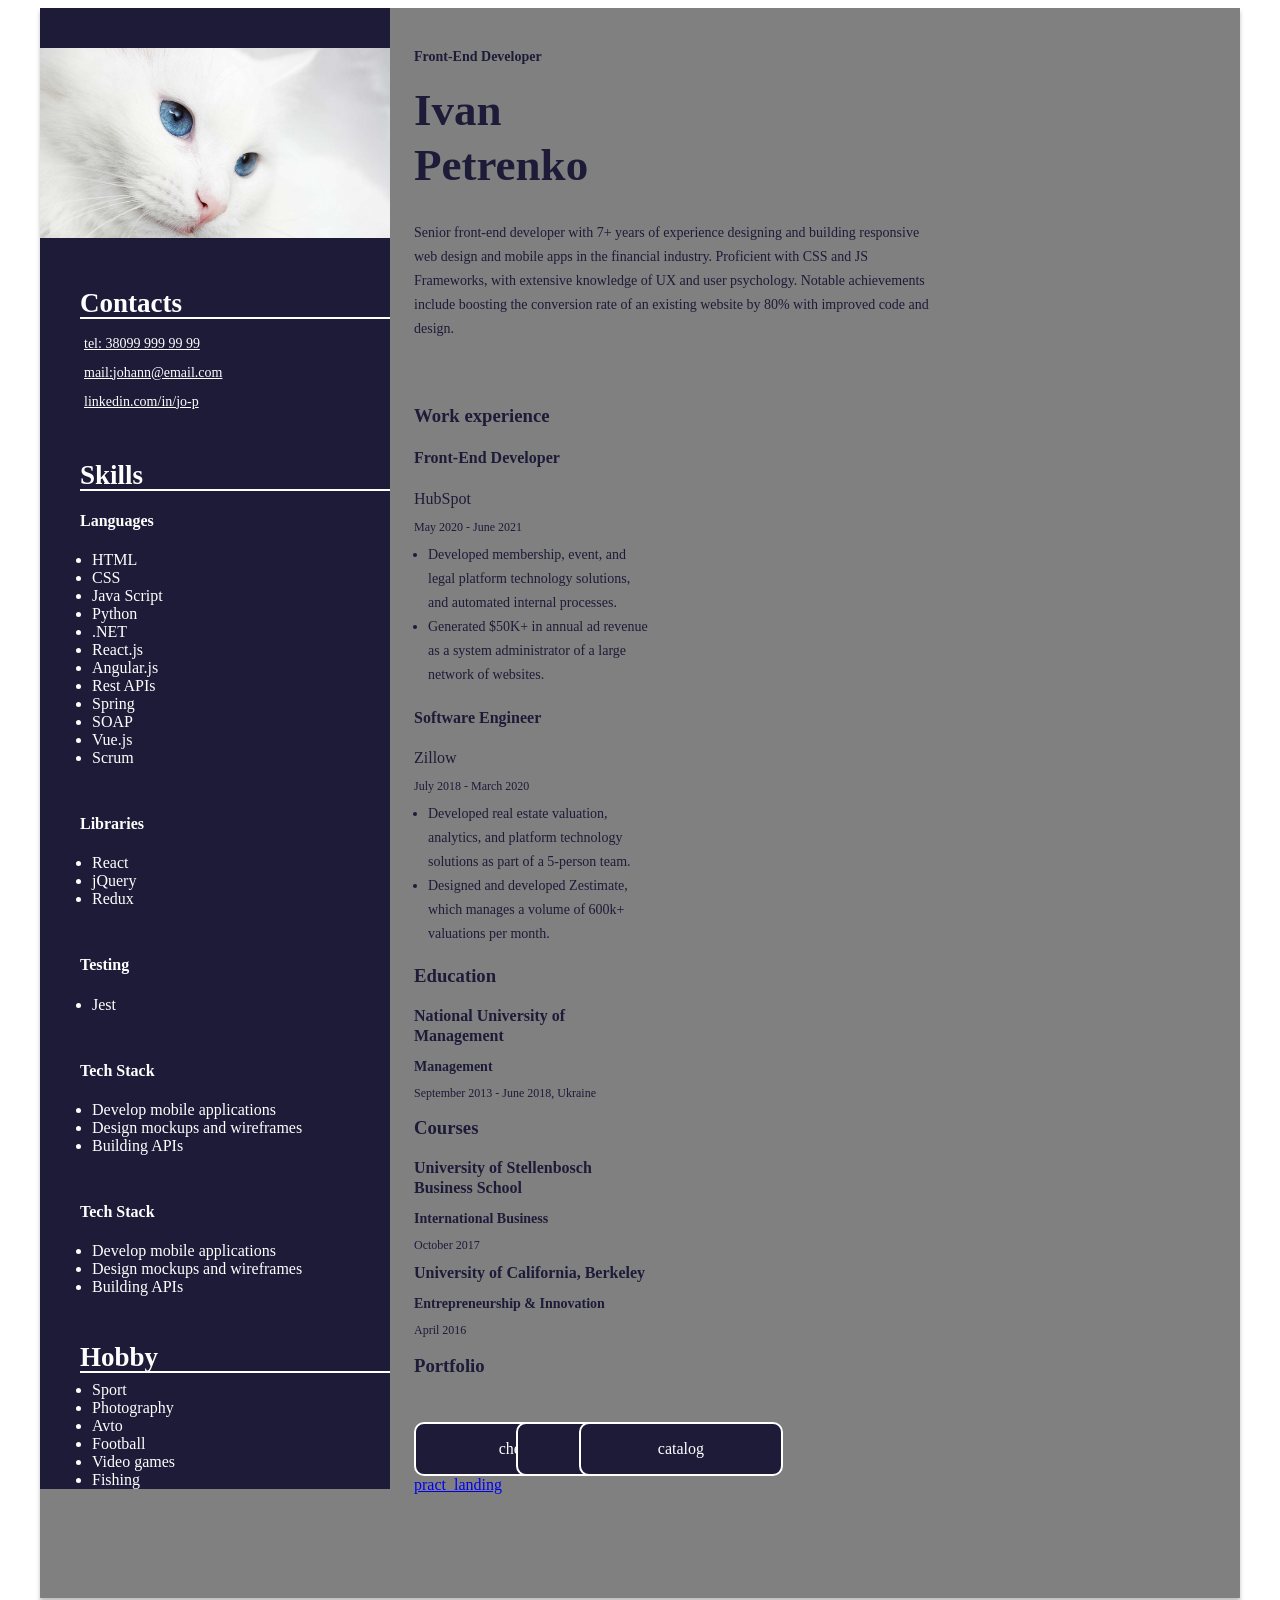
<file: index.html>
<!DOCTYPE html>
<html lang="en">
	<head>
		<meta charset="UTF-8">
		<meta name="viewport" content="width=device-width,
		 initial-scale=1.0">
		<title>cv</title>
		<link rel="stylesheet" href="styles/styles.css">
	</head>
	<body>
	
	<!-- Wrapper -->
		<div class="wrapper">
		
		<!-- Sidebar -->

		<div class="left">
		<aside class="sidebar">
			<img src="./photo/frame.jpg" alt="cat" width=350px class="photo">

		<!-- Contacts -->
	<div class="contacts_conteiner">
		<h3 class="sidebar_title"> <div class="contacts">Contacts</h3> 
		<p class="contacts_item"> 
			<span class="contacts_type"></span>
			  <a href="tel:+380999999999" class="contacts_number">tel: 38099 999 99 99</a> </p>

			<p class="contacts_item">
			<span class="contacts_type"></span>
			<a href="mail:johann@email.com" class="contacts_mail">mail:johann@email.com</a> </p>

			<p class="contacts_item">
			<span class="contacts_type"></span>
			 <a href="linkedin.com/in/jo-p" class="contacts_link">linkedin.com/in/jo-p</a></p>
	</div>
	<!-- Skills -->
		
		<div class="skills">
			<h3 class="sidebar_title"><div class="contacts">Skills</h3>
			<h4>Languages</h4>
			<ul class="skills_list">
				<li class="skills_list_item">HTML</li>
				<li class="skills_list_item">CSS</li>
				<li class="skills_list_item">Java Script</li>
				<li class="skills_list_item">Python</li> 
				<li class="skills_list_item">.NET</li> 
				<li class="skills_list_item">React.js</li> 
				<li class="skills_list_item">Angular.js</li> 
				<li class="skills_list_item">Rest APIs</li> 
				<li class="skills_list_item">Spring</li> 
				<li class="skills_list_item">SOAP</li> 
				<li class="skills_list_item">Vue.js</li> 
				<li class="skills_list_item">Scrum</li> 
			</ul>
		</div>
		
		<div class="skills">
			<h4>Libraries</h4>
			<ul class="skills_list">
				<li class="skills_list_item">React</li>
				<li class="skills_list_item">jQuery</li>
				<li class="skills_list_item">Redux</li>
			</ul>
		</div>

		<div class="skills">
			<h4>Testing</h4>
			<ul class="skills_list">
				<li class="skills_list_item">Jest</li>
			</ul>
		</div>

			<div class="skills">
			<h4>Tech Stack</h4>
			<ul class="skills_list">
				<li class="skills_list_item">Develop mobile applications</li>
				<li class="skills_list_item">Design mockups and wireframes</li>
				<li class="skills_list_item">Building APIs</li>
			</ul>
		</div>

			<div class="skills">
			<h4>Tech Stack</h4>
			<ul class="skills_list">
				<li class="skills_list_item">Develop mobile applications</li>
				<li class="skills_list_item">Design mockups and wireframes</li>
				<li class="skills_list_item">Building APIs</li>
			</ul>
		</div>

		<!-- Hobby -->
		
		<div class="skills">
			<h3 class="sidebar_title"><div class="contacts">Hobby</h3>
			<ul class="skills_list">
				<li class="skills_list_item">Sport</li>
				<li class="skills_list_item">Photography</li>
				<li class="skills_list_item">Avto</li>
				<li class="skills_list_item">Football</li>
				<li class="skills_list_item">Video games</li>
				<li class="skills_list_item">Fishing</li>
			</ul>
		</div>

		</aside>
	</div>

			<!-- main_content -->
		<div class="main_content">
		<div class="right">
			
			<!-- About me -->
			<div class="about_me_cont">
			<h2 class="my_profession">Front-End Developer</h2>
				<h1 class="my_name">Ivan Petrenko</h1>

			<p class="description">Senior front-end developer with 7+ years of experience designing and building responsive web design and mobile apps in the financial industry. 
			Proficient with CSS and JS Frameworks, with extensive knowledge of UX and user psychology. Notable achievements include boosting the conversion rate of an existing website by 80% with improved code and design.</p>
			</div>

	<!-- Work_experience -->

		<div class="experience_conteiner">
			<h3 class="main_content_title">Work experience</h3>
			<!-- Compani1 -->
		<div class="experience_place">
		<h4 class="experience_position">Front-End Developer</h4>
			<span class="experience_company">HubSpot</span>
			<p class="period">May 2020 - June 2021</p>
		<ul class="duties-list">
			<li class="duties">Developed membership, event, and legal platform technology solutions, and automated internal processes.</li>
			<li class="duties">Generated $50K+ in annual ad revenue as a system administrator of a large network of websites.</li>
		</ul>
		</div>
	
			<!-- Compani2 -->
		<div class="experience_place">
		<h4 class="experience_position">Software Engineer</h4>
			<span class="experience_company">Zillow</span>
			<p class="period">July 2018 - March 2020</p>

		<ul class="duties-list">
			<li class="duties">Developed real estate valuation, analytics, and platform technology solutions as part of a 5-person team.</li>
			<li class="duties">Designed and developed Zestimate, which manages a volume of 600k+ valuations per month.</li>
		</ul>
	</div>		

	<!-- Education -->

	<div>
		<h3 class="main_content_title">Education</h3>
	<div>
		<h4 class="education_place">National University of Management</h4>
		<h5 class="education_profile">Management</h5>
		<p class="education_period">September 2013 - June 2018, Ukraine</p>

	</div>

	<!-- Coursses -->

	<div>
		<h3 class="main_content_title">Courses</h3>
	<div>
		<h4 class="education_place">University of Stellenbosch Business School</h4>
		<h5 class="education_profile">International Business</h5>
		 <p class="education_period">October 2017</p>

		<h4 class="education_place">University of California, Berkeley</h4>
		<h5 class="education_profile">Entrepreneurship & Innovation</h5>
		 <p class="education_period">April 2016</p>

	</div>

	<!-- Portfolio -->

	<div>
		<h3 class="main_content_title">Portfolio</h3>
	<div>
		<p class="contacts_item">
			<span class="portfolio"></span>
			<div class="left">
			<a href="chess/index.html" class="chess1">chess</a></div>
			<div class="center">
			<a href="circle/index.html" class="circle">circle</a></div>
			<div class="right">
			<a href="catalog/index.html" class="catalog">catalog</a></div>
			<div class="left">
			<a href="pract.landing/index.html" class="pract.landing">pract_landing</a></div>
			 </p>

</div>
				
	</body>
</html>
</file>
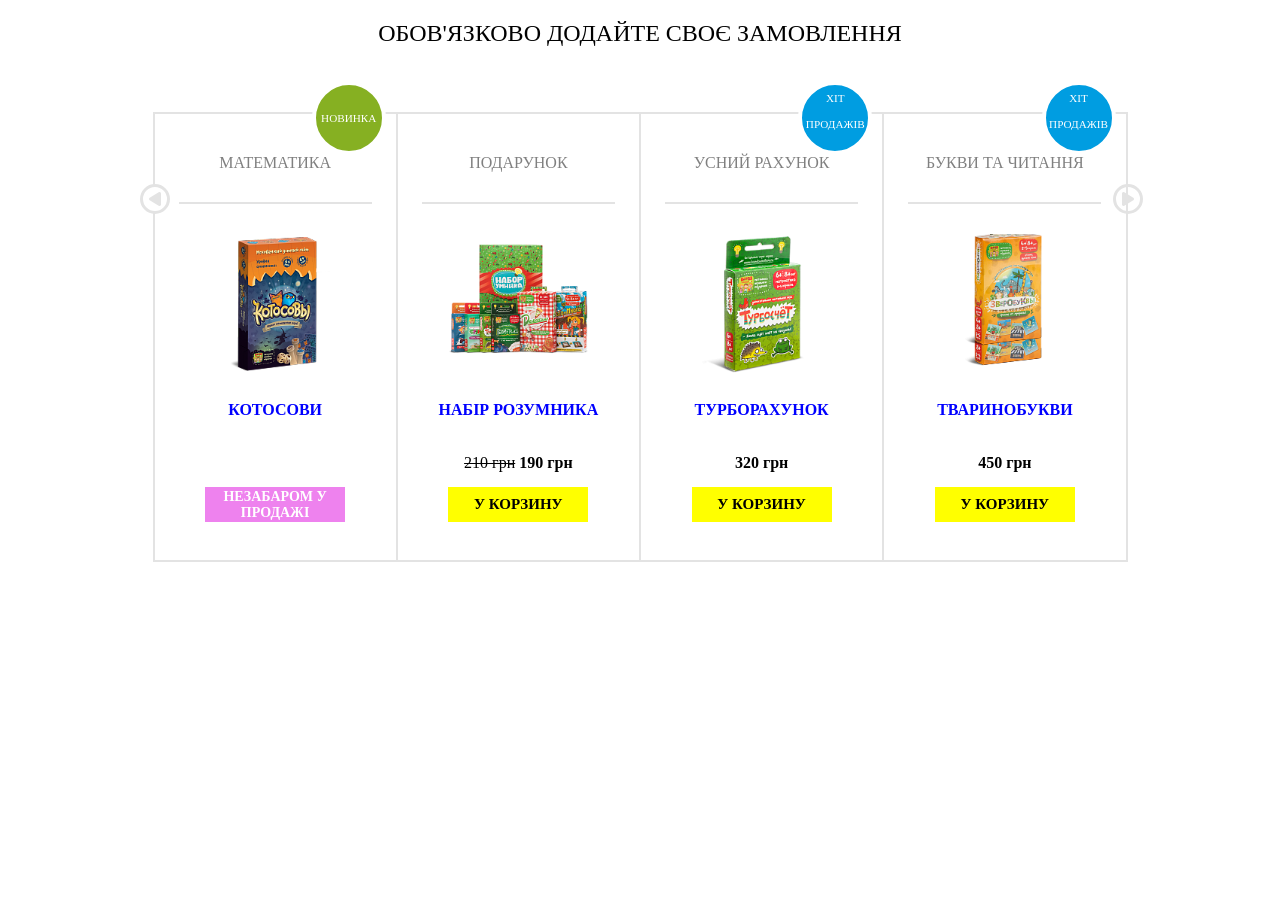
<file: catalog/index.html>
<!DOCTYPE html>
<html lang="uk">
	<head>
		<meta charset="UTF-8">
		<meta name="viewport" content="width=device-width, initial-scale=1.0">
		<title>Catalog</title>
		<link rel="stylesheet" href="styles/styles.css">
		<link rel="stylesheet"  href="https://cdnjs.cloudflare.com/ajax/libs/font-awesome/6.2.0/css/all.min.css">
	</head>
	<body>
        <div class="page-title uppercase">
            обов'язково додайте своє замовлення
        </div>
        <div class="wrapper d-flex">
            <div class="nav nav-left d-flex">
                <i class="fa-solid fa-play"></i>
            </div>
            <div class="nav nav-right d-flex">
                <i class="fa-solid fa-play"></i>
            </div>
            <div class="card sticker sticker__new">
                <div class="card__category__uppercase__math">
                    математика
                </div>
                <div class="card__img">
                    <img src="images/math.png" alt="котосови" height="140">
                </div>
                <b><div class="card__title__uppercase">
                    котосови
                </div></b>
                <div class="card__price__uppercase">
                    <br>
                </div>
                <b><div class="card__btn__uppercase__math">
                    незабаром у продажі
                </div></b>
            </div>
            <div class="card">
                <div class="card__category__uppercase__present">
                    подарунок
                </div>
                <div class="card__img">
                    <img src="images/g1.png" alt="набір розумника" height="140"> 
                </div>
                <b><div class="card__title__uppercase">
                    набір розумника
                </div></b>
                <div class="card__price__uppercase">
                    <del>210 грн</del> <b>190 грн</b>
                </div>
                <b><div class="card__btn__uppercase__present">
                    у корзину
                </div></b>
            </div>
            <div class="card sticker sticker__hit">
                <div class="card__category__uppercase__turbo">
                    усний рахунок
                </div>
                <div class="card__img">
                    <img src="images/turbo.png" alt="турборахунок" height="140">
                </div>
                <div class="card__title__uppercase">
                    <b>турборахунок
                </b></div><b>
                </b><div class="card__price__uppercase"><b>
                    320 грн</b>
                </div>
                <b><div class="card__btn__uppercase__turbo">
                    у корзину
                </div></b>
            </div>
            <div class="card sticker sticker__b">
                <div class="card__category__uppercase__zb">
                    букви та читання
                </div>
                <div class="card__img">
                    <img src="images/zb.png" alt="тваринобукви" height="140">
                </div>
                <div class="card__title__uppercase">
                    <b>тваринобукви
                </b></div><b>
                </b><div class="card__price__uppercase"><b>
                    450 грн</b>
                </div>
                <b><div class="card__btn__uppercase__zb">
                    у корзину
                </div></b>
            </div>
        </div>
    
</body>
</file>
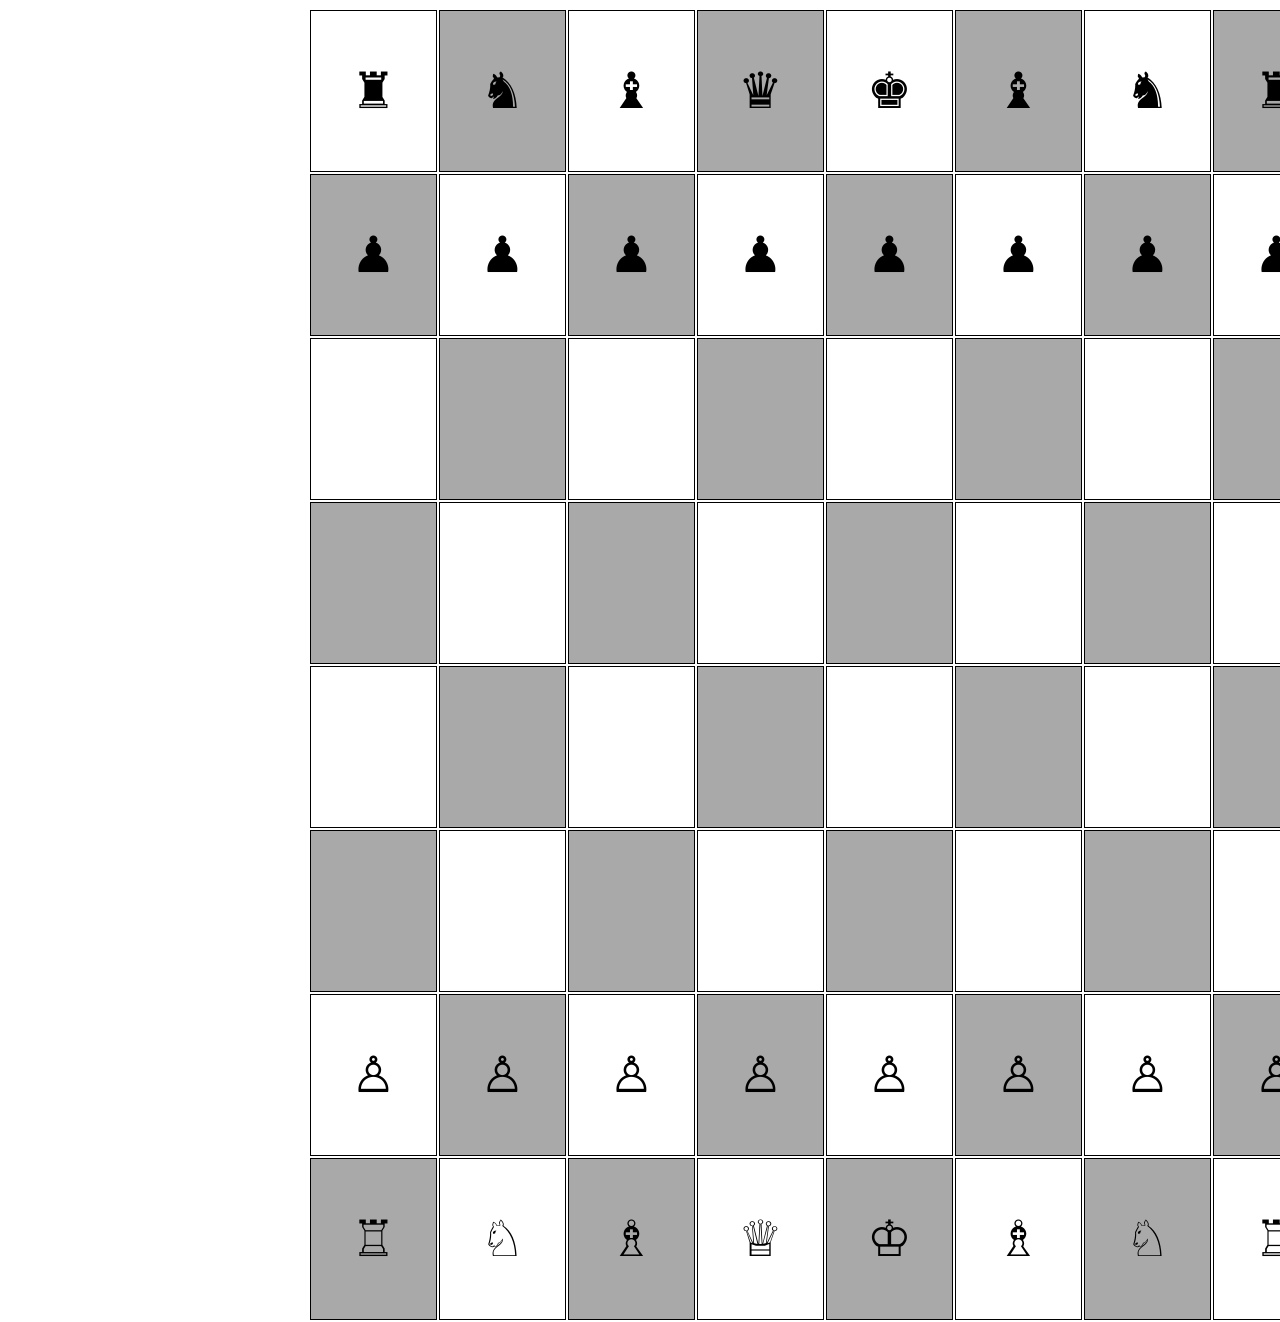
<file: chess/index.html>
<!DOCTYPE html>
<html lang="en">
	<head>
		<meta charset="UTF-8">
		<meta name="viewport" content="width=device-width, initial-scale=1.0">
		<title>chess</title>
		<link rel="stylesheet" href="styles/styles.css">
	</head>
	<body>
		<div>
			<div class="wrapper">
		<table>
			<tbody>
		<tr>
			<td>&#9820</td>
			<td bgcolor="darkgrey">&#9822</td>
			<td>&#9821</td>
			<td bgcolor="darkgrey">&#9819</td>
			<td>&#9818</td>
			<td bgcolor="darkgrey">&#9821</td>
			<td>&#9822</td>
			<td bgcolor="darkgrey">&#9820</td>
		</tr>

		<tr>
			<td bgcolor="darkgrey">&#9823</td>
			<td>&#9823</td>
			<td bgcolor="darkgrey">&#9823</td>
			<td>&#9823</td>
			<td bgcolor="darkgrey">&#9823</td>
			<td>&#9823</td>
			<td bgcolor="darkgrey">&#9823</td>
			<td>&#9823</td>
		</tr>

		<tr>
			<td></td>
			<td bgcolor="darkgrey"></td>
			<td></td>
			<td bgcolor="darkgrey"></td>
			<td></td>
			<td bgcolor="darkgrey"></td>
			<td></td>
			<td bgcolor="darkgrey"></td>
		</tr>

		<tr>
			<td bgcolor="darkgrey"></td>
			<td></td>
			<td bgcolor="darkgrey"></td>
			<td></td>
			<td bgcolor="darkgrey"></td>
			<td></td>
			<td bgcolor="darkgrey"></td>
			<td></td>
		</tr>

		<tr>
			<td></td>
			<td bgcolor="darkgrey"></td>
			<td></td>
			<td bgcolor="darkgrey"></td>
			<td></td>
			<td bgcolor="darkgrey"></td>
			<td></td>
			<td bgcolor="darkgrey"></td>
		</tr>

		<tr>
			<td bgcolor="darkgrey"></td>
			<td></td>
			<td bgcolor="darkgrey"></td>
			<td></td>
			<td bgcolor="darkgrey"></td>
			<td></td>
			<td bgcolor="darkgrey"></td>
			<td></td>
		</tr>

		<tr>
			<td>&#9817</td>
			<td bgcolor="darkgrey">&#9817</td>
			<td>&#9817</td>
			<td bgcolor="darkgrey">&#9817</td>
			<td>&#9817</td>
			<td bgcolor="darkgrey">&#9817</td>
			<td>&#9817</td>
			<td bgcolor="darkgrey">&#9817</td>
		</tr>

		<tr>
			<td bgcolor="darkgrey">&#9814</td>
			<td>&#9816</td>
			<td bgcolor="darkgrey">&#9815</td>
			<td>&#9813</td>
			<td bgcolor="darkgrey">&#9812</td>
			<td>&#9815</td>
			<td bgcolor="darkgrey">&#9816</td>
			<td>&#9814</td>
		</tr>
		</tbody>
	</table>
	</div>

			</tbody>

		</table>
	
	</body>
</html>
</file>
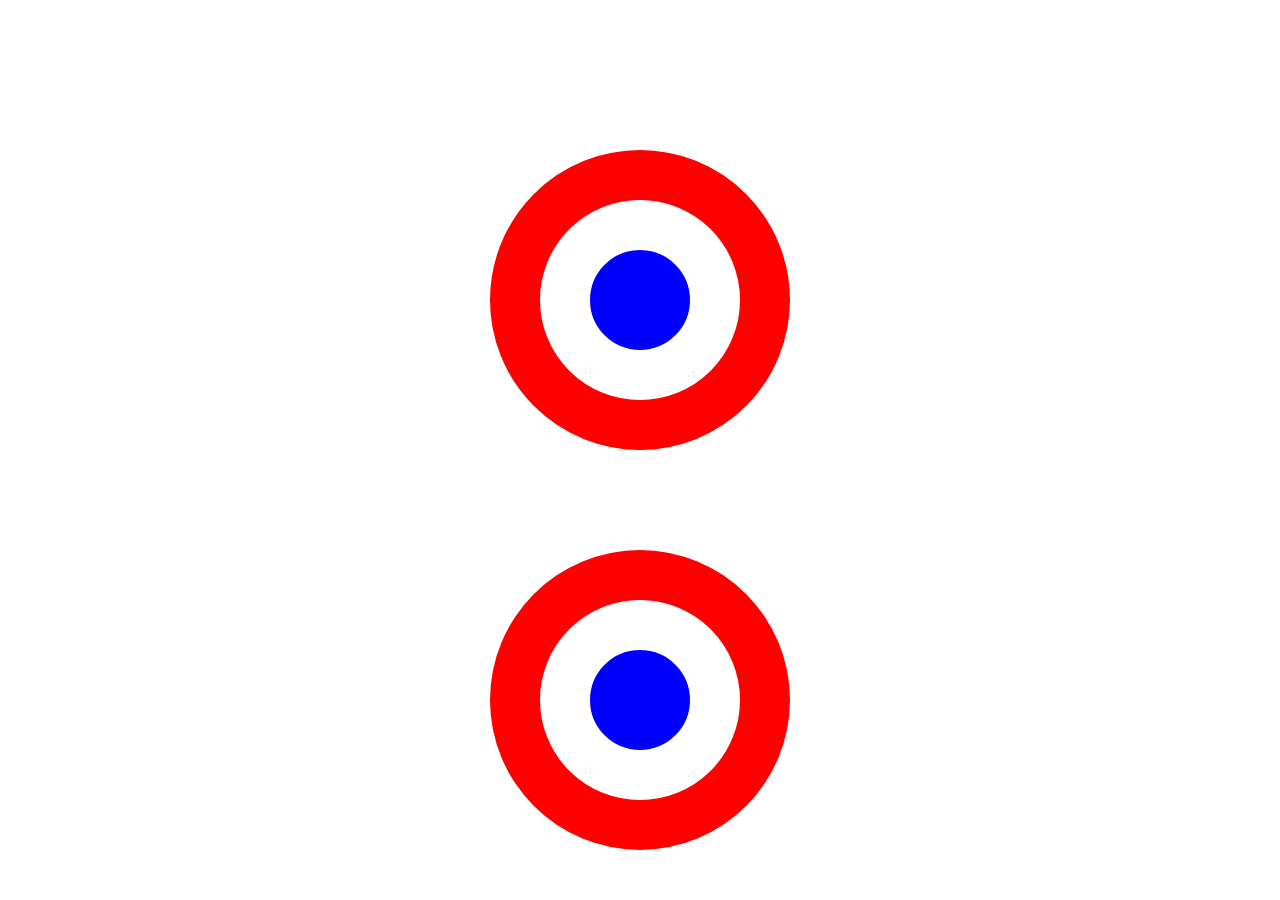
<file: circle/index.html>
<!DOCTYPE html>
<html lang="en">
	<head>
		<meta charset="UTF-8">
		<meta name="viewport" content="width=device-width, initial-scale=1.0">
		<title>circle</title>
		<link rel="stylesheet" href="styles/styles.css">
	</head>
	<body>
		<div class="circle1"></div>

		<div class="circle2"></div>

	

	</body>
</html>
</file>
<file: styles/styles.css>
.body {
background-color: white;
padding: 54px 40px 24px 40px;
}

.wrapper {
	display: flex;
	flex-direction: row;
	background: grey;
	max-width: 1200px;
	margin: 0 auto;
	box-shadow: 0px 4px 4px rgba(0, 0, 0, 0.25);
	height: 100%;
	}

/* Main content */


.main_content {
	padding-top: 40px;
	padding-bottom: 88px;
	padding-left: 50px;
	padding-right: 8px;
}

/*About me*/

.my_profession {
font-style: normal;
font-weight: 700px;
font-size: 14px;
line-height: 17px;
margin: 0 0 18px 0;
}

.my_name {
font-style: normal;
font-weight: 700px;
font-size: 45px;
line-height: 55px;
color: #1D1B38;
margin: 0 0 28px 0;
}

.description {
font-style: normal;
font-weight: 400px;
font-size: 14px;
line-height: 24px;
color: #1D1B38;
width: 525px;
}


/* Work_experience */

.experience_conteiner {

}

.main_content_title {
color: #1D1B38;
}

.experience_place {
margin-bottom: 16px;
color: #1D1B38;
}

.about_me_cont {
margin-bottom: 64px;
}

.experience_position {
font-style: normal;
font-weight: 700px;
font-size: 16px;
line-height: 20px;
color: #1D1B38;
}

.period {
font-style: normal;
font-weight: 400px;
font-size: 12px;
line-height: 15px;
color: #1D1B38;
margin: 12px 0 8px 0;
}

.duties {
font-style: normal;
font-weight: 400px;
font-size: 14px;
line-height: 24px;
color: #1D1B38;
}

.duties-list {
padding: 0 0 0 14px;
margin: 0;
}

/* Education */

.education_place {
font-style: normal;
font-weight: 700px;
font-size: 16px;
line-height: 20px;
color: #1D1B38;
margin: 12px 0 12px 0;
}

.education_profile {
font-style: normal;
font-weight: 700px;
font-size: 14px;
line-height: 17px;
color: #1D1B38;
margin: 0 0 12px 0;
}

.education_period {
font-style: normal;
font-weight: 400px;
font-size: 12px;
line-height: 12px;
color: #1D1B38;
}


h2 {
	color: #1D1B38;
}

/*Sidebar*/

.sidebar {
	width: 350px;
	background: #1D1B38;

}

.photo {
margin-top: 40px;

}

.contacts_conteiner,
.skills {
margin: 48px 0 0 40px;
color: white;
}

.sidebar_title {
font-style: normal;
font-weight: 700px;
font-size: 32px;
line-height: 27px;
color: white;
margin-bottom: 8px;
}

/* Contacts */

.contacts {
font-size: 27px;
color: white;
border-bottom: 2px solid white;

}
.contacts_type {
font-style: normal;
font-weight: 700px;
font-size: 22px;
line-height: 27px;
color: white;
margin-right: 4px;
}

.contacts_item {
margin: 0;
}

.contacts_number {
font-style: normal;
font-weight: 400px;
font-size: 14px;
line-height: 24px;
color: white;
}

.contacts_mail {
font-style: normal;
font-weight: 400px;
font-size: 14px;
line-height: 24px;
color: white;
}

.contacts_link {
font-style: normal;
font-weight: 400px;
font-size: 14px;
line-height: 24px;
color: white;
}

.skills_list {
margin: 0;
padding: 0 0 0 12px;
}

.skills_list_item {
color: white;
}

.portfolio {
font-style: normal;
font-weight: 700px;
font-size: 22px;
line-height: 27px;
color: #1D1B38;
margin-right: 4px;
}

.portfoliol {
font-style: normal;
font-weight: 400px;
font-size: 14px;
line-height: 24px;
color: #1D1B38;
}

.chess1 {
display: block;
width: 200px;
height: 50px;
line-height: 50px;
border: 2px solid white;
text-align: center;
text-decoration: none;
color: white;
border-radius: 10px;
background-color: #1D1B38;
}

.chess1:hover {
border: 2px solid #808DFF;
color: #1D1B38;
background-color: #808DFF;
}

.left {
width: 27%;
display: inline-block;
}

.circle {
display: block;
width: 200px;
height: 50px;
line-height: 50px;
border: 2px solid white;
margin: 0 auto;
text-align: center;
text-decoration: none;
color: white;
border-radius: 10px;
background-color: #1D1B38;
margin-left: 35px;
}

.circle:hover {
border: 2px solid #C687F8;
color: #1D1B38;
background-color: #C687F8;
}

.center {
width: 25%;
display: inline-block;
}

.burger {
display: block;
width: 200px;
height: 50px;
line-height: 50px;
border: 2px solid white;
text-align: center;
text-decoration: none;
color: white;
border-radius: 10px;
background-color: #1D1B38;
margin-left: 35px;
}

.burger:hover {
border: 2px solid #F5F18D;
color: #1D1B38;
background-color: #F5F18D;
}

.right {
width: 30%;
display: inline-block;
}

.catalog {
display: block;
width: 200px;
height: 50px;
line-height: 50px;
border: 2px solid white;
text-align: center;
text-decoration: none;
color: white;
border-radius: 10px;
background-color: #1D1B38;
margin-left: 35px;
}

.catalog:hover {
border: 2px solid #FAA8C1;
color: #1D1B38;
background-color: #FAA8C1;
}

.pract_landing {
display: block;
width: 200px;
height: 50px;
line-height: 50px;
border: 2px solid white;
text-align: center;
text-decoration: none;
color: white;
border-radius: 10px;
background-color: #1D1B38;
}

.pract_landing:hover {
border: 2px solid #A3EEC1;
color: #1D1B38;
background-color: #A3EEC1;
}


}
</file>
<file: catalog/styles/styles.css>
* {
    margin: 0;
    padding: 0;
    box-sizing: border-box;
}

.body {
    font-family: 'Arial', sans-serif;
}

/*--- global classes*/

.uppercase {
    text-transform: uppercase;
}

.d-flex {
    display: flex;
}

/*--- end of global classes*/

.page-title {
    padding: 20px 0 65px;
    text-align: center;
    font-size: 1.5rem;
}

/*--- wrapper*/

.wrapper {
    height: 450px;
    width: 975px;
    margin: 0 auto;
    position: relative;
    border: 2px solid #e3e3e3;
    border-right: none;
    text-align: center;
}

.nav {
    justify-content: center;
    align-items: center;
    width: 30px;
    height: 30px;
    position: absolute;
    top: 70px;
    border-radius: 50%;
    border: 3px solid #e3e3e3;
    background-color: #fff;
}

.nav: hover {
    cursor: pointer;
}

.nav i {
    color: #e3e3e3;
}

.nav-left {
    left: -15px;
    transform: rotate(180deg);
}

.nav-right {
    right: -15px;
}

/*--- end of wrapper*/

/* --- CARD */

.card {
    min-height: 425px;
    width: 25%;
    position: relative;
    border-right: 2px solid #e3e3e3;
}

.sticker:after {
    content: '';
    display: block;
    width: 66px;
    height: 66px;
    position: absolute;
    top: -33px;
    right: 10px;
    border-radius: 50%;
    border: 4px solid #fff;
    color: #fff;
    text-transform: uppercase;
    font-size: .7em;
    text-align: center; 
}

.sticker__new:after {
    content: 'новинка';
    background-color: #86b022;
    line-height: 66px;
}

.sticker__hit:after {
    content: 'хіт продажів';
    background-color: #009de1;
    line-height: 26px;
}

.sticker__b:after {
    content: 'хіт продажів';
    background-color: #009de1;
    line-height: 26px;
}

/*.card:not(:last-child) {
    border-right: 2px solid #e3e3e3;
}*/

/* --- END of CARD */
.card__category__uppercase__math, .card__category__uppercase__present, .card__category__uppercase__turbo, .card__category__uppercase__zb{
    margin-top: 40px;
    color: grey;
    font-size: 1rem;
    text-transform: uppercase;
    display: inline-block;
    border-bottom: 2px solid;
    height: 50px;
    width: 80%;
    border-bottom-color: #e3e3e3; 
}

.card__img {
    margin-top: 30px;
    height: 140px;
}   

.card__title__uppercase, .card__title__uppercase, .card__title__uppercase, .card__title__uppercase{
   margin-top: 27px;
   color: blue;
   font-size: 1rem;
   text-transform: uppercase;
}

.card__price__uppercase, .card__price__uppercase, .card__price__uppercase, .card__price__uppercase{
     margin-top: 35px;
}

.card__btn__uppercase__present, .card__btn__uppercase__turbo, .card__btn__uppercase__zb {
    margin-top: 15px;
    display: inline-block;
    border: 2px solid;
    height: 35px;
    width: 140px;
    padding-top: 7px;
    background-color: yellow;
    border-color: yellow;
    text-align: center;
    font-size: 15px;
    text-transform: uppercase;
}
.card__btn__uppercase__math {
    margin-top: 15px;
    display: inline-block;
    border: 2px solid ;
    height: 35px;
    width: 140px;
    padding-top: 0px;
    background-color: violet;
    border-color: violet;
    text-align: center;
    font-size: 14px;
    text-transform: uppercase;
    color: white;
}
</file>
<file: chess/styles/styles.css>
.body {
    margin: 0;
    padding: 0;
    box-sizing: border-box;
}

.wrapper {
    width: 200px;
    height: 200px;
    margin-left:300px;
    display: inline-block;
 }

.table, td {
    border: 1px solid;
    border-collapse: collapse;
    border-spacing: 25px;
    height: 100px;
    width: 100px;
}

.tr, td {
    padding: 40px;
    height: 80px;
    width: 80px;
    font-size: 50px;
}


}
</file>
<file: circle/styles/styles.css>
.body {
	margin: 0;
	padding: 0px;
	box-sizing: border-box;
}

.div {
	margin: auto;
	margin-top: 200px;
}

.circle1 {
	width: 100px;
	height: 100px;
	border: 50px solid white;
	outline: 50px solid red;
	background-color: blue;
	border-radius: 50%;
	margin: auto;
	margin-top: 200px;
}

.circle2 {
	width: 100px;
    height: 100px;
    box-shadow: 0 0 0 50px red;
    background-color: blue;
    border: 50px solid white;
    border-radius: 50%;
	margin: 0 auto;
	position: relative;
	margin: auto;
	margin-top: 200px;
}




}
</file>
